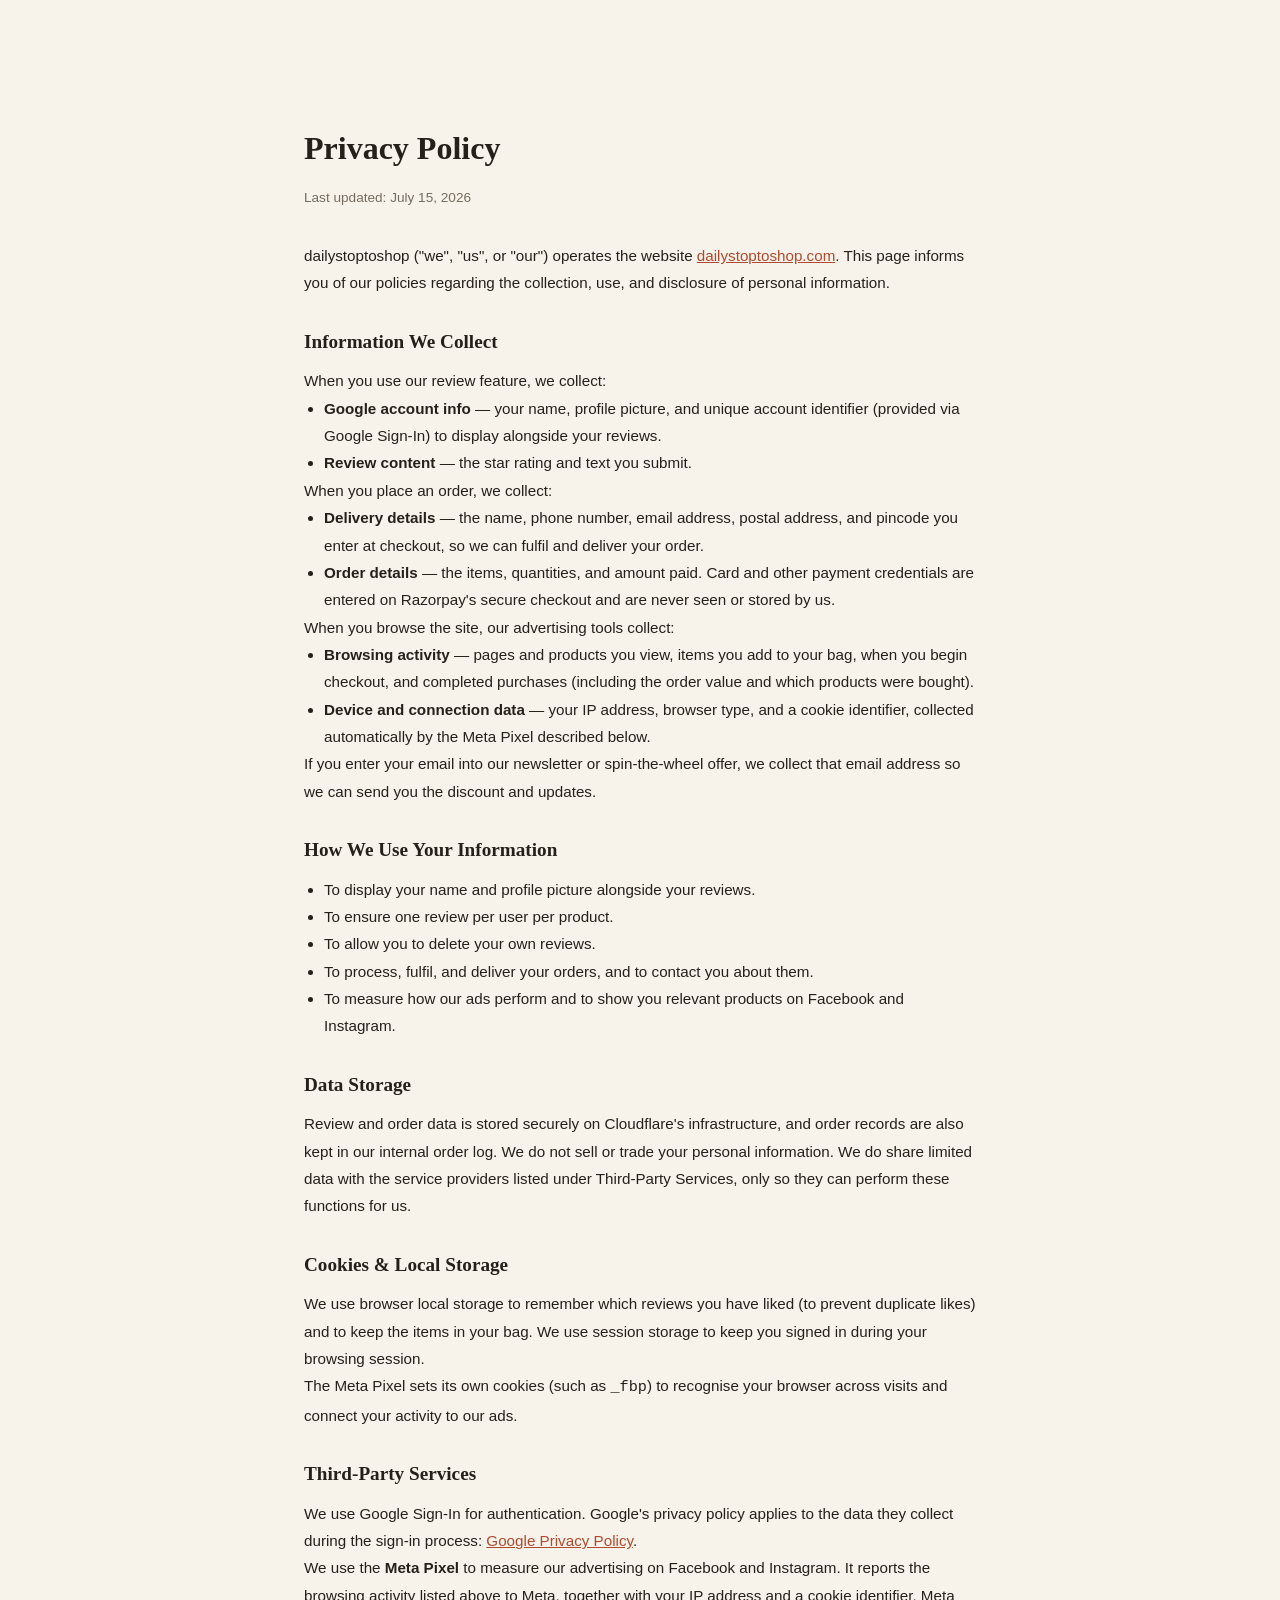
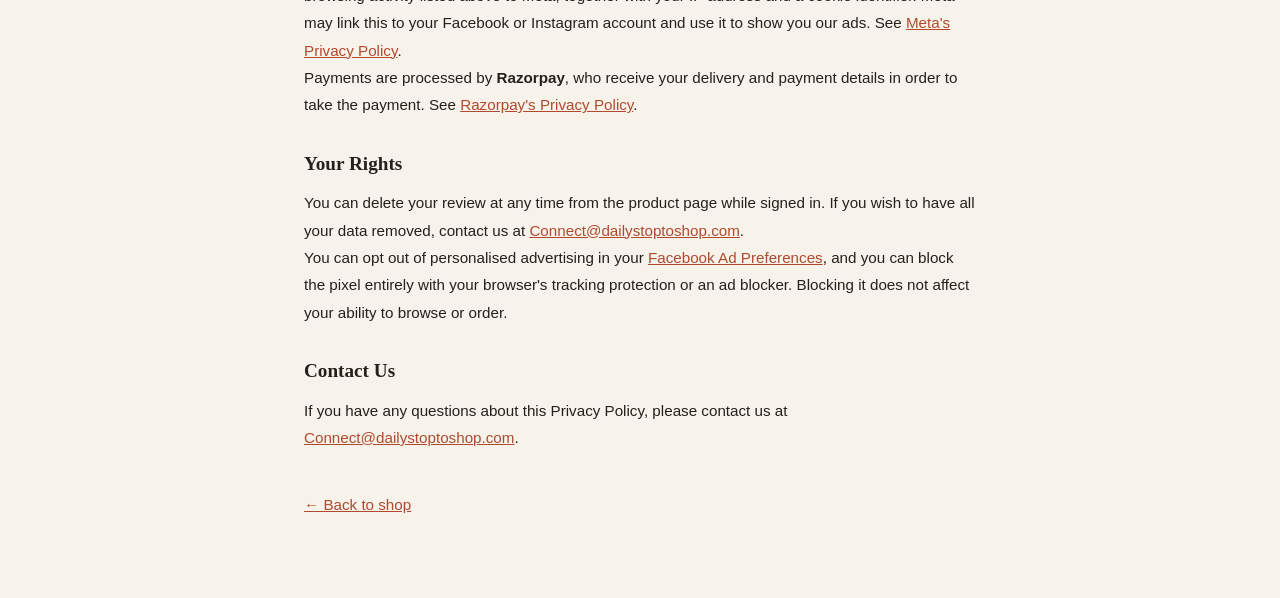
<file: privacy.html>
<!DOCTYPE html>
<html lang="en">
<head>
  <meta charset="UTF-8">
  <meta name="viewport" content="width=device-width, initial-scale=1.0">
  <title>Privacy Policy — dailystoptoshop</title>
  <link rel="stylesheet" href="./style.css">
  <style>
    .privacy-container {
      max-width: 800px; margin: 120px auto 80px; padding: 0 5vw;
      color: var(--ink); line-height: 1.8;
    }
    .privacy-container h1 { font-family: var(--font-display); font-size: 2rem; margin-bottom: 8px; }
    .privacy-container .updated { color: var(--muted); font-size: 0.85rem; margin-bottom: 32px; }
    .privacy-container h2 { font-family: var(--font-display); font-size: 1.2rem; margin-top: 28px; margin-bottom: 8px; }
    .privacy-container p, .privacy-container li { font-size: 0.95rem; color: var(--ink); }
    .privacy-container ul { padding-left: 20px; }
    .privacy-container a { color: var(--accent); }
  </style>
</head>
<body>
  <div class="privacy-container">
    <h1>Privacy Policy</h1>
    <p class="updated">Last updated: July 15, 2026</p>

    <p>dailystoptoshop ("we", "us", or "our") operates the website <a href="https://dailystoptoshop.com">dailystoptoshop.com</a>. This page informs you of our policies regarding the collection, use, and disclosure of personal information.</p>

    <h2>Information We Collect</h2>
    <p>When you use our review feature, we collect:</p>
    <ul>
      <li><strong>Google account info</strong> — your name, profile picture, and unique account identifier (provided via Google Sign-In) to display alongside your reviews.</li>
      <li><strong>Review content</strong> — the star rating and text you submit.</li>
    </ul>
    <p>When you place an order, we collect:</p>
    <ul>
      <li><strong>Delivery details</strong> — the name, phone number, email address, postal address, and pincode you enter at checkout, so we can fulfil and deliver your order.</li>
      <li><strong>Order details</strong> — the items, quantities, and amount paid. Card and other payment credentials are entered on Razorpay's secure checkout and are never seen or stored by us.</li>
    </ul>
    <p>When you browse the site, our advertising tools collect:</p>
    <ul>
      <li><strong>Browsing activity</strong> — pages and products you view, items you add to your bag, when you begin checkout, and completed purchases (including the order value and which products were bought).</li>
      <li><strong>Device and connection data</strong> — your IP address, browser type, and a cookie identifier, collected automatically by the Meta Pixel described below.</li>
    </ul>
    <p>If you enter your email into our newsletter or spin-the-wheel offer, we collect that email address so we can send you the discount and updates.</p>

    <h2>How We Use Your Information</h2>
    <ul>
      <li>To display your name and profile picture alongside your reviews.</li>
      <li>To ensure one review per user per product.</li>
      <li>To allow you to delete your own reviews.</li>
      <li>To process, fulfil, and deliver your orders, and to contact you about them.</li>
      <li>To measure how our ads perform and to show you relevant products on Facebook and Instagram.</li>
    </ul>

    <h2>Data Storage</h2>
    <p>Review and order data is stored securely on Cloudflare's infrastructure, and order records are also kept in our internal order log. We do not sell or trade your personal information. We do share limited data with the service providers listed under Third-Party Services, only so they can perform these functions for us.</p>

    <h2>Cookies &amp; Local Storage</h2>
    <p>We use browser local storage to remember which reviews you have liked (to prevent duplicate likes) and to keep the items in your bag. We use session storage to keep you signed in during your browsing session.</p>
    <p>The Meta Pixel sets its own cookies (such as <code>_fbp</code>) to recognise your browser across visits and connect your activity to our ads.</p>

    <h2>Third-Party Services</h2>
    <p>We use Google Sign-In for authentication. Google's privacy policy applies to the data they collect during the sign-in process: <a href="https://policies.google.com/privacy" target="_blank" rel="noopener">Google Privacy Policy</a>.</p>
    <p>We use the <strong>Meta Pixel</strong> to measure our advertising on Facebook and Instagram. It reports the browsing activity listed above to Meta, together with your IP address and a cookie identifier. Meta may link this to your Facebook or Instagram account and use it to show you our ads. See <a href="https://www.facebook.com/privacy/policy/" target="_blank" rel="noopener">Meta's Privacy Policy</a>.</p>
    <p>Payments are processed by <strong>Razorpay</strong>, who receive your delivery and payment details in order to take the payment. See <a href="https://razorpay.com/privacy/" target="_blank" rel="noopener">Razorpay's Privacy Policy</a>.</p>

    <h2>Your Rights</h2>
    <p>You can delete your review at any time from the product page while signed in. If you wish to have all your data removed, contact us at <a href="mailto:Connect@dailystoptoshop.com">Connect@dailystoptoshop.com</a>.</p>
    <p>You can opt out of personalised advertising in your <a href="https://www.facebook.com/settings?tab=ads" target="_blank" rel="noopener">Facebook Ad Preferences</a>, and you can block the pixel entirely with your browser's tracking protection or an ad blocker. Blocking it does not affect your ability to browse or order.</p>

    <h2>Contact Us</h2>
    <p>If you have any questions about this Privacy Policy, please contact us at <a href="mailto:Connect@dailystoptoshop.com">Connect@dailystoptoshop.com</a>.</p>

    <p style="margin-top: 40px;"><a href="./">← Back to shop</a></p>
  </div>
</body>
</html>
</file>
<file: style.css>
/* ╔══════════════════════════════════════════════╗
   ║  dailystoptoshop — Warm Editorial Stylesheet                  ║
   ║  Paper & terracotta system · flat color · no gradients        ║
   ╚══════════════════════════════════════════════╝ */

/* ─── 1. TOKENS & BASE ─── */
:root {
  --bg: #F7F3EB;                           /* warm paper */
  --surface: #FFFFFF;
  --surface-2: #EFE8DA;                    /* deeper paper (image wells) */
  --ink: #26201A;                          /* espresso */
  --muted: #756C5F;                        /* warm grey */
  --accent: #B04A2F;                       /* terracotta — CTAs */
  --accent-2: #5E6E52;                     /* olive — supporting notes */
  --accent-3: #8F3E20;                     /* deep clay — text accents & links */
  --accent-hover: #963E26;                 /* pressed/hover terracotta */
  --on-accent: #FFF8F0;                    /* warm white on terracotta */
  --gold: #D9972B;                         /* honey gold — star ratings only */
  --border: #E6DDCB;
  --shadow-sm: 0 2px 10px rgba(62, 50, 35, 0.07);
  --shadow-md: 0 12px 32px rgba(62, 50, 35, 0.11);
  --shadow-lg: 0 24px 60px rgba(62, 50, 35, 0.16);
  --glow-accent: rgba(139, 74, 50, 0.30);  /* warm CTA shadow */
  --focus-ring: rgba(176, 74, 47, 0.18);   /* clay focus ring on inputs */
  --radius: 24px;
  --radius-sm: 14px;
  --font-display: 'Fraunces', Georgia, serif;
  --font-body: 'Outfit', 'Segoe UI', sans-serif;
  --success: #2F7D57;
  --nav-h: 72px;
  --announcement-h: 50px;
  --ease-pop: cubic-bezier(0.34, 1.56, 0.64, 1);
  --ease-out: cubic-bezier(0.22, 0.61, 0.36, 1);
}

* { margin: 0; padding: 0; box-sizing: border-box; }

html {
  scroll-behavior: smooth;
  overflow-x: hidden;
  max-width: 100%;
}



body {
  font-family: var(--font-body);
  font-weight: 400;
  background: var(--bg);
  color: var(--ink);
  line-height: 1.6;
  overflow-x: hidden;
  -webkit-font-smoothing: antialiased;
}

img { max-width: 100%; display: block; }
button { font-family: inherit; cursor: pointer; }
input, textarea { font-family: inherit; }
a { color: inherit; }

::selection { background: var(--accent); color: var(--on-accent); }

::-webkit-scrollbar { width: 10px; }
::-webkit-scrollbar-track { background: var(--bg); }
::-webkit-scrollbar-thumb { background: var(--muted); border-radius: 8px; }
::-webkit-scrollbar-thumb:hover { background: var(--accent); }

section { padding: 96px 6vw; max-width: 1280px; margin: 0 auto; }

/* ─── 2. SCROLL PROGRESS ─── */
#scroll-progress {
  position: fixed; top: 0; left: 0; right: 0; height: 4px;
  background: var(--accent);
  transform: scaleX(0); transform-origin: 0 50%;
  z-index: 1300; border-radius: 0 4px 4px 0;
}

.announcement-bar {
  position: absolute;
  top: var(--nav-h);
  left: 0;
  right: 0;
  height: var(--announcement-h);
  background: var(--ink);
  color: #F7F3EB;
  display: flex;
  align-items: center;
  justify-content: center;
  z-index: 1000;
  border-bottom: 2px solid var(--ink);
  font-family: 'Fredoka', 'Outfit', sans-serif;
  font-weight: 700;
  letter-spacing: 0.05em;
  overflow: hidden;
  box-shadow: 0 2px 8px rgba(38, 32, 26, 0.15);
}

.announcement-marquee {
  display: flex;
  overflow: hidden;
  user-select: none;
  width: 100%;
}

.marquee-track {
  display: flex;
  width: max-content;
  animation: marquee-scroll-bar 22s linear infinite;
  will-change: transform;
}

.announcement-marquee:hover .marquee-track {
  animation-play-state: paused;
}

.marquee-group {
  display: flex;
  align-items: center;
  gap: 60px;
  padding-right: 60px;
}

.marquee-group span {
  white-space: nowrap;
  font-size: 1.25rem;
  display: inline-flex;
  align-items: center;
}

.marquee-group .separator {
  opacity: 0.6;
  font-size: 1.1rem;
}

.marquee-group .clickable {
  cursor: pointer;
  transition: transform 0.2s var(--ease-pop);
}

.marquee-group .clickable:hover {
  transform: scale(1.04);
  text-decoration: underline;
}

@keyframes marquee-scroll-bar {
  0% { transform: translate3d(0, 0, 0); }
  100% { transform: translate3d(-50%, 0, 0); }
}

@media (max-width: 768px) {
  :root {
    --announcement-h: 40px;
  }
  .marquee-group span {
    font-size: 0.95rem;
  }
  .marquee-group .separator {
    font-size: 0.8rem;
  }
  .marquee-group {
    gap: 30px;
    padding-right: 30px;
  }
}

/* ─── 3. NAVIGATION ─── */
#navbar {
  position: fixed; top: 0; left: 0; right: 0; z-index: 1100;
  height: var(--nav-h);
  background: rgba(247, 243, 235, 0.85);
  -webkit-backdrop-filter: blur(14px); backdrop-filter: blur(14px);
  border-bottom: 1px solid transparent;
  transition: transform 0.35s var(--ease-out), border-color 0.3s, box-shadow 0.3s;
}
#navbar.nav-scrolled { border-bottom-color: var(--border); box-shadow: var(--shadow-sm); }
#navbar.nav-hidden { transform: translateY(-100%); }

.nav-container {
  max-width: 1280px; height: 100%; margin: 0 auto; padding: 0 6vw;
  display: flex; align-items: center; justify-content: space-between; gap: 16px;
}

.nav-logo-link { display: flex; align-items: center; gap: 10px; text-decoration: none; }
.nav-logo { width: 40px; height: 40px; border-radius: 12px; overflow: hidden; box-shadow: var(--shadow-sm); transition: transform 0.3s var(--ease-pop); }
.nav-logo img { width: 100%; height: 100%; object-fit: cover; }
.nav-logo-link:hover .nav-logo { transform: rotate(-8deg) scale(1.08); }

.nav-brand { font-family: var(--font-display); font-weight: 700; font-size: 1.15rem; letter-spacing: -0.01em; }
.brand-highlight { color: var(--accent); }

#nav-links { display: flex; align-items: center; gap: 6px; list-style: none; }
.nav-link {
  position: relative; display: inline-block;
  padding: 8px 14px; text-decoration: none;
  font-weight: 500; font-size: 0.95rem; color: var(--ink);
  border-radius: 999px;
  transition: color 0.25s, background 0.25s, transform 0.25s var(--ease-pop);
}
.nav-link:hover { background: var(--surface-2); transform: translateY(-2px); }
.nav-link.active { color: var(--ink); background: var(--accent); }

.nav-actions { display: flex; align-items: center; gap: 10px; }

#cart-btn {
  position: relative; display: grid; place-items: center;
  width: 44px; height: 44px; border: 1px solid var(--border); border-radius: 14px;
  background: var(--surface); color: var(--ink);
  transition: transform 0.25s var(--ease-pop), box-shadow 0.25s, border-color 0.25s;
}
#cart-btn:hover { transform: translateY(-2px) scale(1.05); box-shadow: var(--shadow-md); border-color: var(--accent); }
#cart-btn:active { transform: scale(0.94); }
#cart-btn svg { width: 20px; height: 20px; }

#cart-count {
  position: absolute; top: -7px; right: -7px;
  min-width: 20px; height: 20px; padding: 0 5px;
  display: grid; place-items: center;
  background: var(--accent); color: var(--on-accent);
  font-size: 0.7rem; font-weight: 700; border-radius: 999px;
  opacity: 0.4; transform: scale(0.85);
  transition: opacity 0.25s, transform 0.25s var(--ease-pop);
}
#cart-count.has-items { opacity: 1; transform: scale(1); }
#cart-count.bounce { animation: badge-bounce 0.5s var(--ease-pop); }
@keyframes badge-bounce { 0% { transform: scale(1); } 40% { transform: scale(1.5) rotate(8deg); } 100% { transform: scale(1); } }

#hamburger { display: none; flex-direction: column; gap: 5px; width: 44px; height: 44px; border: 1px solid var(--border); border-radius: 14px; background: var(--surface); align-items: center; justify-content: center; }
#hamburger span { display: block; width: 18px; height: 2px; background: var(--ink); border-radius: 2px; transition: transform 0.3s var(--ease-pop), opacity 0.2s; }
#hamburger.active span:nth-child(1) { transform: translateY(7px) rotate(45deg); }
#hamburger.active span:nth-child(2) { opacity: 0; }
#hamburger.active span:nth-child(3) { transform: translateY(-7px) rotate(-45deg); }

/* ─── 4. HERO + PARALLAX ─── */
#hero {
  position: relative; min-height: 100vh; max-width: none;
  display: flex; align-items: center; justify-content: center;
  padding: calc(var(--nav-h) + var(--announcement-h) + 12px) 6vw 72px;
  overflow: hidden;
  background: var(--bg);
}

.hero-bg { position: absolute; inset: 0; pointer-events: none; }
.orb { position: absolute; border-radius: 50%; filter: blur(60px); opacity: 0.5; will-change: transform; }
.orb-1 { width: 420px; height: 420px; top: -80px; left: -120px; background: #EFE3C9; }
.orb-2 { width: 360px; height: 360px; bottom: -60px; right: -100px; background: #E4E3D2; }
.orb-3 { width: 260px; height: 260px; top: 38%; left: 46%; background: #F0E8D6; }

/* Cute parallax emoji cloud — depth varies via size, opacity & data-depth */
.float-emoji { position: absolute; will-change: transform; }
.float-inner { display: inline-block; animation: floaty 5.5s ease-in-out infinite; filter: drop-shadow(0 8px 14px rgba(43,32,36,0.12)); }
.fe-1  { top: 18%; left: 6%;      font-size: 2.6rem; }
.fe-2  { top: 12%; right: 10%;    font-size: 2.2rem; }
.fe-3  { bottom: 20%; left: 12%;  font-size: 2.8rem; }
.fe-4  { bottom: 14%; right: 18%; font-size: 2rem; }
.fe-5  { top: 34%; left: 16%;     font-size: 1.7rem; opacity: 0.85; }
.fe-6  { top: 24%; right: 22%;    font-size: 2.4rem; }
.fe-7  { top: 58%; left: 4%;      font-size: 1.6rem; opacity: 0.8; }
.fe-8  { bottom: 30%; right: 6%;  font-size: 2.1rem; }
.fe-9  { top: 44%; right: 14%;    font-size: 1.5rem; opacity: 0.85; }
.fe-10 { bottom: 8%; left: 28%;   font-size: 1.8rem; }
.fe-11 { top: 70%; right: 28%;    font-size: 2.3rem; }
.fe-12 { top: 8%; left: 24%;      font-size: 1.5rem; opacity: 0.85; }
.fe-13 { top: 50%; left: 30%;     font-size: 1.4rem; opacity: 0.7; }
.fe-14 { top: 16%; right: 34%;    font-size: 1.4rem; opacity: 0.8; }
.fe-15 { bottom: 36%; left: 22%;  font-size: 1.3rem; opacity: 0.75; }
.fe-16 { bottom: 10%; right: 36%; font-size: 1.5rem; opacity: 0.8; }
.fe-17 { top: 80%; left: 10%;     font-size: 1.7rem; }
.fe-18 { top: 36%; right: 4%;     font-size: 1.5rem; opacity: 0.75; }
.fe-1 .float-inner  { animation-delay: 0s;    animation-duration: 5.2s; }
.fe-2 .float-inner  { animation-delay: 1.1s;  animation-duration: 6.3s; }
.fe-3 .float-inner  { animation-delay: 2.2s;  animation-duration: 5.6s; }
.fe-4 .float-inner  { animation-delay: 0.6s;  animation-duration: 6.8s; }
.fe-5 .float-inner  { animation-delay: 1.7s;  animation-duration: 5.9s; }
.fe-6 .float-inner  { animation-delay: 0.3s;  animation-duration: 6.5s; }
.fe-7 .float-inner  { animation-delay: 2.6s;  animation-duration: 5.4s; }
.fe-8 .float-inner  { animation-delay: 0.9s;  animation-duration: 6.1s; }
.fe-9 .float-inner  { animation-delay: 1.4s;  animation-duration: 5.7s; }
.fe-10 .float-inner { animation-delay: 2s;    animation-duration: 6.6s; }
.fe-11 .float-inner { animation-delay: 0.4s;  animation-duration: 5.3s; }
.fe-12 .float-inner { animation-delay: 1.9s;  animation-duration: 6.2s; }
.fe-13 .float-inner { animation-delay: 2.4s;  animation-duration: 5.8s; }
.fe-14 .float-inner { animation-delay: 0.7s;  animation-duration: 6.4s; }
.fe-15 .float-inner { animation-delay: 1.5s;  animation-duration: 5.5s; }
.fe-16 .float-inner { animation-delay: 2.8s;  animation-duration: 6s; }
.fe-17 .float-inner { animation-delay: 1s;    animation-duration: 6.7s; }
.fe-18 .float-inner { animation-delay: 2.3s;  animation-duration: 5.1s; }
@keyframes floaty { 0%, 100% { transform: translateY(0) rotate(-4deg); } 50% { transform: translateY(-18px) rotate(6deg); } }

.hero-content {
  position: relative; z-index: 1;
  width: 100%; max-width: 880px; margin: 0 auto;
  text-align: center;
}

.hero-text { display: flex; flex-direction: column; align-items: center; }
.hero-text > * { animation: hero-rise 0.8s var(--ease-out) both; }
.hero-text > *:nth-child(1) { animation-delay: 0.05s; }
.hero-text > *:nth-child(2) { animation-delay: 0.15s; }
.hero-text > *:nth-child(3) { animation-delay: 0.25s; }
.hero-text > *:nth-child(4) { animation-delay: 0.35s; }
.hero-text > *:nth-child(5) { animation-delay: 0.45s; }
.hero-text > *:nth-child(6) { animation-delay: 0.55s; }
@keyframes hero-rise { from { opacity: 0; transform: translateY(26px); } to { opacity: 1; transform: none; } }

.hero-badge {
  display: inline-flex; align-items: center; gap: 8px;
  font-size: 0.82rem; font-weight: 700; letter-spacing: 0.06em;
  color: var(--ink); background: var(--accent); border: 1px solid var(--ink);
  padding: 8px 18px; border-radius: 999px; margin-bottom: 22px;
  box-shadow: var(--shadow-sm);
}

.hero-title {
  font-family: var(--font-display);
  font-size: clamp(2.8rem, 7.5vw, 5.4rem);
  font-weight: 700; line-height: 1.04; letter-spacing: -0.02em;
  font-variation-settings: 'opsz' 144;
  color: var(--ink);
  margin-bottom: 22px;
}
.gradient-text { color: var(--accent); font-style: italic; }

.hero-actions { display: flex; flex-wrap: wrap; justify-content: center; gap: 14px; }

.hero-scroll-hint {
  margin-top: 44px;
  display: inline-flex; flex-direction: column; align-items: center; gap: 2px;
  font-size: 0.78rem; font-weight: 600; letter-spacing: 0.18em; text-transform: uppercase;
  color: var(--muted); text-decoration: none;
  transition: color 0.25s;
}
.hero-scroll-hint:hover { color: var(--accent-3); }
.scroll-arrow { font-size: 1.3rem; line-height: 1; animation: hint-bob 1.8s ease-in-out infinite; }
@keyframes hint-bob { 0%, 100% { transform: translateY(0); } 50% { transform: translateY(6px); } }

.hero-tagline { font-size: 1.15rem; color: var(--muted); margin-bottom: 32px; min-height: 1.6em; max-width: 560px; }
.typing-text { color: var(--accent-3); font-weight: 700; }
.typing-text::after { content: '|'; margin-left: 2px; animation: caret-blink 1s steps(1) infinite; color: var(--accent-2); }
@keyframes caret-blink { 50% { opacity: 0; } }

.btn-primary {
  position: relative; display: inline-flex; align-items: center; gap: 10px;
  padding: 16px 32px; border: none; border-radius: 999px;
  background: var(--accent);
  color: var(--on-accent); font-weight: 700; font-size: 0.95rem; letter-spacing: 0.08em;
  text-decoration: none; overflow: hidden;
  box-shadow: 0 12px 28px var(--glow-accent);
  transition: transform 0.25s var(--ease-pop), box-shadow 0.25s, background 0.3s;
}
.btn-primary:hover { transform: translateY(-3px) scale(1.02); background: var(--accent-hover); box-shadow: 0 18px 42px var(--glow-accent); }
.btn-primary:active { transform: scale(0.97); }
.btn-primary svg { width: 18px; height: 18px; transition: transform 0.25s var(--ease-pop); }
.btn-primary:hover svg { transform: translateX(4px); }

.hero-perks { display: flex; flex-wrap: wrap; gap: 10px; margin-top: 28px; }
.perk-chip {
  font-size: 0.8rem; font-weight: 600; color: var(--ink);
  background: var(--surface); border: 1px solid var(--border);
  padding: 8px 14px; border-radius: 999px; box-shadow: var(--shadow-sm);
  transition: transform 0.25s var(--ease-pop), border-color 0.25s;
}
.perk-chip:hover { transform: translateY(-2px) rotate(-1deg); border-color: var(--accent); }

/* ─── 5. SECTION HEADERS & SCROLL REVEALS ─── */
.section-header { text-align: center; margin-bottom: 56px; }
.section-subtitle { font-size: 0.78rem; font-weight: 700; letter-spacing: 0.22em; color: var(--accent-3); margin-bottom: 10px; }
.section-title {
  font-family: var(--font-display);
  font-size: clamp(2rem, 4.5vw, 3rem); font-weight: 600; letter-spacing: -0.02em;
  font-variation-settings: 'opsz' 144, 'wght' 600;
  transition: font-variation-settings 0.5s ease, letter-spacing 0.5s ease;
}
.section-title:hover { font-variation-settings: 'opsz' 144, 'wght' 800; letter-spacing: 0.01em; }

.fade-in, .fade-in-left, .fade-in-right {
  opacity: 0; transition: opacity 0.7s var(--ease-out), transform 0.7s var(--ease-out);
}
.fade-in { transform: translateY(28px); }
.fade-in-left { transform: translateX(-36px); }
.fade-in-right { transform: translateX(36px); }
.fade-in.visible, .fade-in-left.visible, .fade-in-right.visible { opacity: 1; transform: none; }

/* ─── 6. PRODUCT GRID & CARDS ─── */
#products-grid {
  display: grid; grid-template-columns: repeat(auto-fill, minmax(300px, 1fr)); gap: 32px;
}

.product-card {
  display: flex; flex-direction: column;
  background: var(--surface); border: 1px solid var(--border); border-radius: var(--radius);
  overflow: hidden; box-shadow: var(--shadow-sm);
  transition: transform 0.35s var(--ease-pop), box-shadow 0.35s, border-color 0.35s;
}
.product-card:hover { transform: translateY(-8px); box-shadow: var(--shadow-lg); border-color: var(--accent); }

.product-image-wrapper { position: relative; overflow: hidden; aspect-ratio: 1; background: var(--surface-2); }
.slider-track { display: flex; height: 100%; transition: transform 0.45s var(--ease-out); }
.slide { min-width: 100%; height: 100%; }
.slide img { width: 100%; height: 100%; object-fit: cover; cursor: zoom-in; backface-visibility: hidden; }

.slide-video .video-frame { position: relative; width: 100%; height: 100%; }
.video-frame iframe, .video-frame .yt-player { width: 100%; height: 100%; border: 0; }
.video-shield { position: absolute; inset: 0; }

.slider-arrow {
  position: absolute; top: 50%; transform: translateY(-50%);
  width: 36px; height: 36px; border: none; border-radius: 50%;
  background: rgba(255, 255, 255, 0.92); color: var(--ink);
  font-size: 1.3rem; line-height: 1; display: grid; place-items: center;
  box-shadow: var(--shadow-sm); opacity: 0; z-index: 2;
  transition: opacity 0.25s, transform 0.25s var(--ease-pop), background 0.25s;
}
.product-slider:hover .slider-arrow { opacity: 1; }
.slider-arrow:hover { background: var(--accent); color: var(--on-accent); transform: translateY(-50%) scale(1.12); }
.slider-prev { left: 10px; } .slider-next { right: 10px; }

.slider-dots { position: absolute; bottom: 12px; left: 50%; transform: translateX(-50%); display: flex; gap: 6px; z-index: 2; }
.slider-dot {
  width: 8px; height: 8px; border: none; border-radius: 999px;
  background: rgba(43, 32, 36, 0.25); padding: 0;
  transition: width 0.3s var(--ease-pop), background 0.3s;
}
.slider-dot.active { width: 22px; background: var(--accent); }

.product-badge {
  position: absolute; top: 14px; left: 14px; z-index: 2;
  background: rgba(255, 255, 255, 0.94); border: 1px solid var(--border);
  font-size: 0.72rem; font-weight: 700; letter-spacing: 0.04em;
  padding: 6px 12px; border-radius: 999px; box-shadow: var(--shadow-sm);
  animation: badge-wiggle 4s ease-in-out infinite;
}
@keyframes badge-wiggle { 0%, 90%, 100% { transform: rotate(0); } 93% { transform: rotate(-3deg); } 96% { transform: rotate(3deg); } }

.product-info { display: flex; flex-direction: column; flex: 1; padding: 22px 22px 24px; }
.product-info h3 { font-family: var(--font-display); font-size: 1.18rem; font-weight: 600; line-height: 1.3; margin-bottom: 6px; }
.product-title-link { text-decoration: none; background-image: linear-gradient(var(--accent), var(--accent)); background-size: 0% 2px; background-repeat: no-repeat; background-position: 0 100%; transition: background-size 0.3s var(--ease-out), color 0.25s; }
.product-title-link:hover { color: var(--accent-3); background-size: 100% 2px; }
.product-info > p { font-size: 0.9rem; color: var(--muted); margin-bottom: 12px; }

.product-features { list-style: none; margin-bottom: 16px; display: grid; gap: 6px; }
.feature-item { font-size: 0.84rem; color: var(--ink); padding-left: 20px; position: relative; }
.feature-item::before { content: '✦'; position: absolute; left: 0; color: var(--accent-2); }

.product-pricing { display: flex; align-items: baseline; gap: 10px; margin: auto 0 14px; }
.price { font-family: var(--font-display); font-size: 1.5rem; font-weight: 700; color: var(--ink); }
.original-price { font-size: 0.95rem; color: var(--muted); text-decoration: line-through; }

.add-to-cart-btn {
  position: relative; width: 100%; padding: 14px;
  border: none; border-radius: 999px; overflow: hidden;
  background: var(--ink); color: #fff;
  font-weight: 700; font-size: 0.88rem; letter-spacing: 0.1em;
  transition: transform 0.25s var(--ease-pop), background 0.3s, box-shadow 0.25s;
}
.add-to-cart-btn::after {
  content: ''; position: absolute; top: 0; left: -60%; width: 40%; height: 100%;
  background: linear-gradient(105deg, transparent, rgba(255, 255, 255, 0.35), transparent);
  transform: skewX(-20deg); transition: left 0.55s var(--ease-out);
}
.add-to-cart-btn:hover { transform: translateY(-2px); background: var(--gold); color: var(--ink); box-shadow: 0 12px 26px rgba(217, 151, 43, 0.38); }
.add-to-cart-btn:hover::after { left: 120%; }
.add-to-cart-btn:active { transform: scale(0.97); }
.add-to-cart-btn.added { background: var(--success); animation: btn-pop 0.45s var(--ease-pop); }
@keyframes btn-pop { 0% { transform: scale(1); } 45% { transform: scale(1.06); } 100% { transform: scale(1); } }
.add-to-cart-btn:disabled { background: #CCC3B3; cursor: not-allowed; transform: none; box-shadow: none; }

.urgency-text { font-size: 0.78rem; color: var(--accent-2); font-weight: 600; text-align: center; margin-top: 10px; }

.details-link {
  display: inline-flex; align-items: center; justify-content: center; gap: 6px;
  margin-top: 10px; font-size: 0.85rem; font-weight: 600; color: var(--accent-3);
  text-decoration: none;
}
.details-link span { transition: transform 0.25s var(--ease-pop); }
.details-link:hover span { transform: translateX(5px); }

/* ─── 7. REVIEWS MARQUEE ─── */
#reviews { max-width: none; padding-left: 0; padding-right: 0; }
#reviews .section-header { padding: 0 6vw; }

.marquee {
  overflow: hidden; padding: 14px 0;
  -webkit-mask-image: linear-gradient(90deg, transparent, #000 8%, #000 92%, transparent);
  mask-image: linear-gradient(90deg, transparent, #000 8%, #000 92%, transparent);
}
.marquee-track { display: flex; width: max-content; animation: marquee-scroll 46s linear infinite; will-change: transform; }
.marquee-track.reverse { animation-direction: reverse; }
.marquee:hover .marquee-track { animation-play-state: paused; }
@keyframes marquee-scroll { to { transform: translateX(-50%); } }

.review-card {
  width: 340px; margin-right: 22px; flex-shrink: 0;
  background: var(--surface); border: 1px solid var(--border); border-radius: var(--radius);
  padding: 22px 24px; box-shadow: var(--shadow-sm);
  transition: transform 0.3s var(--ease-pop), box-shadow 0.3s, border-color 0.3s;
}
.review-card:hover { transform: translateY(-5px) rotate(-0.5deg); box-shadow: var(--shadow-md); border-color: var(--accent); }

.review-stars { color: var(--gold); font-size: 0.95rem; letter-spacing: 2px; margin-bottom: 10px; }
.review-text { font-size: 0.92rem; color: var(--ink); margin-bottom: 16px; }
.review-author { display: flex; align-items: center; gap: 12px; }
.review-avatar {
  width: 42px; height: 42px; border-radius: 50%; display: grid; place-items: center;
  font-size: 1.2rem; background: var(--surface-2); border: 1px solid var(--border);
}
.review-meta strong { display: block; font-size: 0.88rem; }
.review-meta span { font-size: 0.76rem; color: var(--muted); }

/* ─── 8. ABOUT & STATS ─── */
.about-content { display: grid; grid-template-columns: 1.2fr 1fr; gap: 48px; align-items: center; }
.about-text .lead { font-family: var(--font-display); font-size: 1.35rem; font-weight: 500; line-height: 1.45; margin-bottom: 18px; }
.about-text p { color: var(--muted); margin-bottom: 14px; }

.stats-grid { display: grid; gap: 18px; }
.stat-item {
  background: var(--surface); border: 1px solid var(--border); border-radius: var(--radius);
  padding: 24px 28px; text-align: center; box-shadow: var(--shadow-sm);
  transition: transform 0.3s var(--ease-pop), box-shadow 0.3s;
}
.stat-item:hover { transform: translateY(-4px) scale(1.02); box-shadow: var(--shadow-md); }
.stat-number {
  font-family: var(--font-display); font-size: 2.4rem; font-weight: 700;
  color: var(--accent);
}
.stat-label { font-size: 0.85rem; font-weight: 600; color: var(--muted); letter-spacing: 0.06em; text-transform: uppercase; }

/* ─── 9. FAQ ─── */
.faq-container { max-width: 760px; margin: 0 auto; display: grid; gap: 14px; }
.faq-item {
  background: var(--surface); border: 1px solid var(--border); border-radius: var(--radius-sm);
  overflow: hidden; transition: border-color 0.3s, box-shadow 0.3s;
}
.faq-item.active { border-color: var(--accent); box-shadow: var(--shadow-sm); }
.faq-question {
  position: relative; width: 100%; text-align: left;
  padding: 18px 52px 18px 22px; border: none; background: none;
  font-size: 1rem; font-weight: 600; color: var(--ink);
  transition: color 0.25s;
}
.faq-question::after {
  content: '+'; position: absolute; right: 20px; top: 50%;
  transform: translateY(-50%);
  font-size: 1.4rem; font-weight: 400; color: var(--accent-3);
  transition: transform 0.35s var(--ease-pop);
}
.faq-item.active .faq-question { color: var(--accent-3); }
.faq-item.active .faq-question::after { transform: translateY(-50%) rotate(45deg); }
.faq-answer { max-height: 0; overflow: hidden; transition: max-height 0.4s var(--ease-out); }
.faq-item.active .faq-answer { max-height: 320px; }
.faq-answer p { padding: 0 22px 20px; color: var(--muted); font-size: 0.95rem; }

/* ─── 10. FOOTER ─── */
footer { background: #221C15; color: #EFE9DC; margin-top: 40px; }
.footer-grid {
  max-width: 1280px; margin: 0 auto; padding: 72px 6vw 48px;
  display: grid; grid-template-columns: 1.4fr 1fr 1fr 1.3fr; gap: 40px;
}
.footer-logo { display: flex; align-items: center; gap: 10px; margin-bottom: 16px; }
.footer-brand-col p { font-size: 0.9rem; color: rgba(239, 233, 220, 0.72); }
.footer-col h4 { font-family: var(--font-display); font-size: 1rem; margin-bottom: 16px; color: #fff; }
.footer-col a {
  display: block; margin-bottom: 10px; text-decoration: none;
  font-size: 0.9rem; color: rgba(239, 233, 220, 0.72);
  transition: color 0.25s, transform 0.25s var(--ease-pop);
}
.footer-col a:hover { color: var(--accent-2); transform: translateX(4px); }
.footer-col p { font-size: 0.88rem; color: rgba(239, 233, 220, 0.72); margin-bottom: 14px; }
.social-links { display: flex; gap: 12px; margin-top: 16px; }
.footer-col .social-links a {
  width: 38px; height: 38px; border-radius: 12px;
  background: rgba(255,255,255,0.08);
  display: flex; align-items: center; justify-content: center;
  margin-bottom: 0; transition: all 0.3s ease;
}
.social-links a svg { width: 20px; height: 20px; }
.footer-col .social-links a.social-ig { color: #E1306C; }
.footer-col .social-links a.social-fb { color: #1877F2; }
.footer-col .social-links a.social-wa { color: #25D366; }
.footer-col .social-links a:hover { background: rgba(255,255,255,0.16); transform: translateY(-2px); color: #fff; }

.newsletter-form { display: flex; gap: 8px; }
.newsletter-form input {
  flex: 1; min-width: 0; padding: 12px 16px;
  border: 1px solid rgba(255,255,255,0.16); border-radius: 999px;
  background: rgba(255,255,255,0.06); color: #fff; font-size: 0.9rem;
  transition: border-color 0.25s, background 0.25s;
}
.newsletter-form input::placeholder { color: rgba(239, 233, 220, 0.55); }
.newsletter-form input:focus { outline: none; border-color: var(--accent); background: rgba(255,255,255,0.1); }
.newsletter-form button {
  padding: 12px 22px; border: none; border-radius: 999px;
  background: var(--accent); color: var(--on-accent); font-weight: 700; font-size: 0.85rem;
  transition: transform 0.25s var(--ease-pop), box-shadow 0.25s, background 0.3s;
}
.newsletter-form button:hover { transform: translateY(-2px); background: var(--accent-hover); box-shadow: 0 10px 22px var(--glow-accent); }

.footer-bottom {
  max-width: 1280px; margin: 0 auto; padding: 22px 6vw;
  border-top: 1px solid rgba(255,255,255,0.1);
  display: flex; justify-content: space-between; align-items: center; gap: 16px;
  font-size: 0.82rem; color: rgba(239, 233, 220, 0.55);
}
.payment-icons { display: flex; gap: 10px; font-size: 1.1rem; }

/* ─── 11. CART DRAWER ─── */
#cart-overlay, #checkout-overlay {
  position: fixed; inset: 0; z-index: 1100;
  background: rgba(43, 32, 36, 0.45);
  opacity: 0; pointer-events: none; transition: opacity 0.35s;
}
body.cart-open #cart-overlay, body.checkout-open #checkout-overlay { opacity: 1; pointer-events: auto; }

#cart-drawer {
  position: fixed; top: 0; right: 0; bottom: 0; z-index: 1150;
  width: min(420px, 92vw);
  background: var(--bg); box-shadow: var(--shadow-lg);
  display: flex; flex-direction: column;
  transform: translateX(105%); transition: transform 0.45s var(--ease-out);
  border-radius: 24px 0 0 24px;
}
body.cart-open #cart-drawer { transform: translateX(0); }

.cart-header {
  display: flex; align-items: center; justify-content: space-between;
  padding: 22px 24px; border-bottom: 1px solid var(--border);
}
.cart-header h2 { font-family: var(--font-display); font-size: 1.4rem; }
#close-cart {
  width: 40px; height: 40px; display: grid; place-items: center;
  border: 1px solid var(--border); border-radius: 12px; background: var(--surface);
  transition: transform 0.25s var(--ease-pop), border-color 0.25s;
}
#close-cart:hover { transform: rotate(90deg); border-color: var(--accent); }
#close-cart svg { width: 18px; height: 18px; }

#cart-items { flex: 1; overflow-y: auto; padding: 18px 24px; }
.cart-empty { text-align: center; padding: 60px 0; }
.cart-empty-icon { font-size: 3rem; animation: floaty 4s ease-in-out infinite; }
.cart-empty-text { font-family: var(--font-display); font-size: 1.2rem; margin-top: 12px; }
.cart-empty-sub { color: var(--muted); font-size: 0.9rem; }

.cart-item {
  display: grid; grid-template-columns: 68px 1fr auto; gap: 14px; align-items: center;
  background: var(--surface); border: 1px solid var(--border); border-radius: var(--radius-sm);
  padding: 12px; margin-bottom: 12px;
  animation: item-in 0.35s var(--ease-pop) both;
}
@keyframes item-in { from { opacity: 0; transform: translateY(10px) scale(0.97); } to { opacity: 1; transform: none; } }
.cart-item img { width: 68px; height: 68px; object-fit: cover; border-radius: 10px; }
.cart-item-info h4 { font-size: 0.92rem; font-weight: 600; }
.cart-item-info p { font-size: 0.85rem; color: var(--muted); }
.cart-item-actions { display: grid; gap: 6px; justify-items: end; }
.cart-item-qty { display: flex; align-items: center; gap: 10px; }
.qty-btn {
  width: 26px; height: 26px; display: grid; place-items: center;
  border: 1px solid var(--border); border-radius: 8px; background: var(--surface);
  font-size: 1rem; line-height: 1;
  transition: background 0.2s, color 0.2s, transform 0.2s var(--ease-pop);
}
.qty-btn:hover { background: var(--accent); color: var(--on-accent); transform: scale(1.1); }
.cart-item-remove { border: none; background: none; font-size: 0.76rem; color: var(--muted); text-decoration: underline; transition: color 0.2s; }
.cart-item-remove:hover { color: var(--accent-3); }

.cart-footer { padding: 20px 24px 26px; border-top: 1px solid var(--border); background: var(--surface); border-radius: 24px 0 0 0; }
.subtotal-row, .total-row { display: flex; justify-content: space-between; margin-bottom: 8px; font-size: 0.92rem; }
.shipping-row span:last-child { color: var(--success); font-weight: 600; }
.shipping-note { font-size: 0.76rem; color: var(--muted); margin-bottom: 12px; }
.total-row { font-weight: 700; font-size: 1.08rem; padding-top: 10px; border-top: 1px dashed var(--border); }
#checkout-btn {
  width: 100%; margin-top: 14px; padding: 15px;
  border: none; border-radius: 999px;
  background: var(--accent); color: var(--on-accent); font-weight: 700; letter-spacing: 0.1em;
  transition: transform 0.25s var(--ease-pop), box-shadow 0.25s, opacity 0.25s, background 0.3s;
}
#checkout-btn:hover:not(:disabled) { transform: translateY(-2px); background: var(--accent-hover); box-shadow: 0 14px 28px var(--glow-accent); }
#checkout-btn:disabled { opacity: 0.45; cursor: not-allowed; }

/* ─── 12. CHECKOUT MODAL ─── */
#checkout-modal {
  position: fixed; inset: 0; z-index: 1200;
  display: grid; place-items: center; padding: 20px;
  opacity: 0; pointer-events: none;
  transition: opacity 0.3s;
}
body.checkout-open #checkout-modal { opacity: 1; pointer-events: auto; }
.checkout-modal-inner {
  width: min(480px, 100%); max-height: 88vh; overflow-y: auto;
  background: var(--bg); border-radius: var(--radius); box-shadow: var(--shadow-lg);
  padding: 26px 28px 30px;
  transform: translateY(24px) scale(0.96); transition: transform 0.35s var(--ease-pop);
}
body.checkout-open .checkout-modal-inner { transform: none; }
.checkout-modal-header { display: flex; justify-content: space-between; align-items: center; margin-bottom: 18px; }
.checkout-modal-header h2 { font-family: var(--font-display); font-size: 1.35rem; }
#close-checkout {
  width: 38px; height: 38px; border: 1px solid var(--border); border-radius: 12px;
  background: var(--surface); font-size: 1.4rem; line-height: 1;
  transition: transform 0.25s var(--ease-pop), border-color 0.25s;
}
#close-checkout:hover { transform: rotate(90deg); border-color: var(--accent); }

#checkout-form label { display: block; font-size: 0.82rem; font-weight: 600; color: var(--muted); margin-bottom: 14px; }
#checkout-form input, #checkout-form textarea {
  width: 100%; margin-top: 6px; padding: 12px 16px;
  border: 1px solid var(--border); border-radius: var(--radius-sm);
  background: var(--surface); font-size: 0.95rem; color: var(--ink);
  transition: border-color 0.25s, box-shadow 0.25s, transform 0.2s;
  resize: vertical;
}
#checkout-form input:focus, #checkout-form textarea:focus {
  outline: none; border-color: var(--accent);
  box-shadow: 0 0 0 4px var(--focus-ring);
}
.checkout-summary { display: flex; justify-content: space-between; font-size: 0.92rem; margin-bottom: 6px; color: var(--muted); }
.checkout-summary-total { font-weight: 700; font-size: 1.05rem; color: var(--ink); padding-top: 8px; border-top: 1px dashed var(--border); }
#pay-now-btn {
  width: 100%; margin-top: 16px; padding: 15px;
  border: none; border-radius: 999px;
  background: var(--accent); color: var(--on-accent); font-weight: 700; letter-spacing: 0.1em;
  transition: transform 0.25s var(--ease-pop), box-shadow 0.25s, opacity 0.25s, background 0.3s;
}
#pay-now-btn:hover:not(:disabled) { transform: translateY(-2px); background: var(--accent-hover); box-shadow: 0 14px 28px var(--glow-accent); }
#pay-now-btn:disabled { opacity: 0.6; cursor: wait; }

/* ─── 13. IMAGE MODAL ─── */
#modal-overlay {
  position: fixed; inset: 0; z-index: 1250;
  display: grid; place-items: center; padding: 4vw;
  background: rgba(43, 32, 36, 0.85);
  opacity: 0; pointer-events: none; transition: opacity 0.3s;
}
#modal-overlay.active { opacity: 1; pointer-events: auto; }
#modal-image {
  max-width: 92vw; max-height: 86vh; border-radius: var(--radius);
  box-shadow: var(--shadow-lg);
  transform: scale(0.94); transition: transform 0.35s var(--ease-pop);
}
#modal-overlay.active #modal-image { transform: scale(1); }
#close-modal {
  position: absolute; top: 24px; right: 24px;
  width: 44px; height: 44px; display: grid; place-items: center;
  border: none; border-radius: 50%; background: rgba(255,255,255,0.92);
  transition: transform 0.25s var(--ease-pop);
}
#close-modal:hover { transform: rotate(90deg) scale(1.08); }
#close-modal svg { width: 20px; height: 20px; }

/* ─── 14. TOAST ─── */
.toast {
  position: fixed; bottom: 28px; left: 50%; z-index: 1400;
  transform: translate(-50%, calc(100% + 48px));
  opacity: 0; visibility: hidden;
  background: var(--ink); color: #fff;
  padding: 14px 26px; border-radius: 999px;
  font-size: 0.9rem; font-weight: 600;
  box-shadow: var(--shadow-lg);
  transition: transform 0.45s var(--ease-pop), opacity 0.3s, visibility 0s 0.45s;
  max-width: 90vw; text-align: center;
}
.toast.visible {
  transform: translate(-50%, 0);
  opacity: 1; visibility: visible;
  transition: transform 0.45s var(--ease-pop), opacity 0.3s, visibility 0s;
}

/* ─── 15. PRODUCT DETAIL PAGE ─── */
#product-page { max-width: 1280px; margin: 0 auto; padding: calc(var(--nav-h) + var(--announcement-h) + 40px) 6vw 80px; min-height: 70vh; }
.pp-loading { text-align: center; padding: 120px 0; font-family: var(--font-display); font-size: 1.3rem; color: var(--muted); }

.pp-breadcrumb { display: flex; flex-wrap: wrap; gap: 8px; align-items: center; font-size: 0.86rem; color: var(--muted); margin-bottom: 28px; }
.pp-breadcrumb a { text-decoration: none; color: var(--muted); transition: color 0.2s; }
.pp-breadcrumb a:hover { color: var(--accent-3); }

.pp-layout { display: grid; grid-template-columns: 1fr 1fr; gap: 56px; align-items: start; }

.pp-main {
  position: relative; border-radius: var(--radius); overflow: hidden;
  background: var(--surface-2); border: 1px solid var(--border); box-shadow: var(--shadow-md);
  aspect-ratio: 1;
}
.pp-main img { width: 100%; height: 100%; object-fit: cover; cursor: zoom-in; }
.pp-img-pop { animation: pp-pop 0.45s var(--ease-pop); }
@keyframes pp-pop { 0% { opacity: 0.4; transform: scale(0.96); } 100% { opacity: 1; transform: scale(1); } }

.pp-thumbs { display: flex; gap: 12px; margin-top: 16px; flex-wrap: wrap; }
.pp-thumb {
  width: 72px; height: 72px; padding: 0; border-radius: var(--radius-sm); overflow: hidden;
  border: 2px solid var(--border); background: var(--surface);
  transition: border-color 0.25s, transform 0.25s var(--ease-pop), opacity 0.25s;
  opacity: 0.7;
}
.pp-thumb img { width: 100%; height: 100%; object-fit: cover; }
.pp-thumb:hover { transform: translateY(-3px); opacity: 1; }
.pp-thumb.active { border-color: var(--accent); opacity: 1; }

.pp-info .product-badge { position: static; display: inline-block; margin-bottom: 14px; animation: none; }
.pp-title {
  font-family: var(--font-display);
  font-size: clamp(1.7rem, 3.6vw, 2.5rem); font-weight: 700; line-height: 1.15;
  letter-spacing: -0.02em; margin-bottom: 10px;
}
.pp-desc { color: var(--muted); font-size: 1rem; margin-bottom: 20px; }

.pp-pricing { display: flex; align-items: center; gap: 12px; flex-wrap: wrap; margin-bottom: 22px; }
.pp-pricing .price { font-size: 2rem; }
.save-chip {
  background: #E9F1E8; color: var(--success); border: 1px solid #C9DCC9;
  font-size: 0.78rem; font-weight: 700; padding: 5px 12px; border-radius: 999px;
}

.pp-product-rating { margin-bottom: 16px; }
.pp-product-rating-link {
  display: inline-flex; align-items: center; gap: 8px;
  text-decoration: none; color: var(--ink);
  transition: opacity 0.2s;
}
.pp-product-rating-link:hover { opacity: 0.75; }
.pp-product-rating-stars {
  font-size: 1.25rem; color: var(--accent); letter-spacing: 1px;
}
.pp-product-rating-score {
  font-family: var(--font-display); font-weight: 700; font-size: 1rem;
  color: var(--ink);
}
.pp-product-rating-count {
  font-size: 0.88rem; color: var(--muted);
}

.pp-add { max-width: 380px; padding: 16px; font-size: 0.95rem; }
.pp-info .urgency-text { text-align: left; }

.pp-specs { margin-top: 30px; }
.pp-specs h2, .pp-about h2 { font-family: var(--font-display); font-size: 1.25rem; font-weight: 600; margin-bottom: 14px; }
.pp-specs table { width: 100%; border-collapse: collapse; background: var(--surface); border: 1px solid var(--border); border-radius: var(--radius-sm); overflow: hidden; }
.pp-specs tr { transition: background 0.2s; }
.pp-specs tr:hover { background: var(--surface-2); }
.pp-specs tr + tr { border-top: 1px solid var(--border); }
.pp-specs th { text-align: left; padding: 12px 16px; font-size: 0.82rem; font-weight: 600; color: var(--muted); width: 38%; }
.pp-specs td { padding: 12px 16px; font-size: 0.9rem; font-weight: 500; }

.pp-about-row {
  display: grid;
  grid-template-columns: 1fr 1fr;
  gap: 56px;
  align-items: start;
  margin-top: 40px;
}
.pp-about-video {
  width: 100%;
  display: flex;
  justify-content: center;
  align-items: start;
}
.pp-about-video video {
  border-radius: var(--radius-sm);
  border: 1px solid var(--border);
  box-shadow: var(--shadow-sm);
  background: var(--surface-2);
  display: block;
  object-fit: cover;
}
.pp-about-video video.video-landscape {
  width: 100%;
  height: auto;
  aspect-ratio: 16 / 9;
}
.pp-about-video video.video-portrait {
  height: 680px;
  width: auto;
  max-width: 100%;
  max-height: 80vh;
  aspect-ratio: 9 / 16;
}
.pp-about {
  width: 100%;
}
.pp-about ul { list-style: none; display: grid; gap: 12px; }
.pp-about li {
  background: var(--surface); border: 1px solid var(--border); border-radius: var(--radius-sm);
  padding: 14px 18px; font-size: 0.9rem; line-height: 1.55;
  transition: transform 0.25s var(--ease-pop), border-color 0.25s, box-shadow 0.25s;
}
.pp-about li:hover { transform: translateX(6px); border-color: var(--accent); box-shadow: var(--shadow-sm); }

.pp-related { margin-top: 70px; }
.pp-related h2 { font-family: var(--font-display); font-size: 1.5rem; font-weight: 600; margin-bottom: 24px; text-align: center; }
.pp-related-grid { display: grid; grid-template-columns: repeat(auto-fill, minmax(170px, 1fr)); gap: 20px; }
.pp-rel-card {
  display: grid; gap: 4px; text-decoration: none; text-align: center;
  background: var(--surface); border: 1px solid var(--border); border-radius: var(--radius-sm);
  padding: 14px; box-shadow: var(--shadow-sm);
  transition: transform 0.3s var(--ease-pop), box-shadow 0.3s, border-color 0.3s;
}
.pp-rel-card:hover { transform: translateY(-6px); box-shadow: var(--shadow-md); border-color: var(--accent); }
.pp-rel-card img { width: 100%; aspect-ratio: 1; object-fit: cover; border-radius: 10px; margin-bottom: 8px; }
.pp-rel-card span { font-size: 0.86rem; font-weight: 600; }
.pp-rel-card strong { font-family: var(--font-display); color: var(--accent-3); }

/* ─── 15b. PRODUCT PAGE REVIEWS ─── */
.pp-reviews {
  margin-top: 70px;
  padding: 48px 0;
  border-top: 1px solid var(--border);
}

.pp-reviews-header {
  display: flex; align-items: center; justify-content: space-between;
  gap: 16px; margin-bottom: 28px; flex-wrap: wrap;
}
.pp-reviews-header h2 {
  font-family: var(--font-display); font-size: 1.5rem; font-weight: 600;
}

.pp-write-review-btn {
  background: var(--accent); color: var(--on-accent); border: none; border-radius: 50px;
  padding: 12px 28px; font-size: 0.92rem; font-weight: 600;
  cursor: pointer; transition: transform 0.2s var(--ease-pop), box-shadow 0.2s, background 0.3s;
  font-family: var(--font-body);
}
.pp-write-review-btn:hover {
  transform: translateY(-2px); background: var(--accent-hover); box-shadow: 0 6px 20px var(--glow-accent);
}

/* Reviews summary bar */
.pp-reviews-summary {
  display: flex; align-items: center; gap: 12px;
  margin-bottom: 28px; padding: 16px 20px;
  background: var(--surface-2); border-radius: var(--radius-sm);
}
.pp-reviews-avg {
  font-family: var(--font-display); font-size: 2rem; font-weight: 700; color: var(--ink);
}
.pp-reviews-avg-stars {
  font-size: 1.3rem; color: var(--gold); letter-spacing: 2px;
}
.pp-reviews-count {
  font-size: 0.9rem; color: var(--muted); margin-left: auto;
}

/* Sign-in prompt */
.pp-review-signin {
  text-align: center; padding: 32px 20px;
  background: var(--surface-2); border-radius: var(--radius-sm);
  margin-bottom: 24px;
}
.pp-review-signin p {
  margin-bottom: 16px; font-size: 0.95rem; color: var(--muted);
}
#pp-google-signin-btn {
  display: flex; justify-content: center;
}

.pp-google-fallback-btn {
  display: inline-flex; align-items: center; gap: 10px;
  padding: 12px 24px; background: #fff; color: #3c4043;
  border: 1px solid #dadce0; border-radius: 50px; font-size: 0.92rem;
  font-weight: 500; font-family: 'Roboto', var(--font-body), sans-serif;
  cursor: pointer; transition: background 0.2s, box-shadow 0.2s;
}
.pp-google-fallback-btn:hover {
  background: #f7f8f8; box-shadow: 0 2px 8px rgba(0,0,0,0.1);
}

/* Review form */
#pp-review-form-area {
  max-height: 0; overflow: hidden; transition: max-height 0.4s var(--ease-out);
}
#pp-review-form-area.open {
  max-height: 600px;
}

.pp-review-form {
  background: var(--surface); border: 1px solid var(--border);
  border-radius: var(--radius-sm); padding: 24px;
  margin-bottom: 28px; box-shadow: var(--shadow-sm);
}

.pp-review-form-user {
  display: flex; align-items: center; gap: 12px; margin-bottom: 16px;
}
.pp-review-form-user span {
  font-weight: 600; font-size: 0.95rem;
}

.pp-star-picker {
  display: flex; gap: 6px; margin-bottom: 16px;
}
.pp-star-btn {
  background: none; border: none; font-size: 1.6rem; cursor: pointer;
  color: #D4C5BA; transition: color 0.15s, transform 0.15s;
  padding: 2px;
}
.pp-star-btn:hover, .pp-star-btn.active { color: var(--gold); transform: scale(1.15); }

#pp-review-input {
  width: 100%; padding: 14px 16px; border: 1px solid var(--border);
  border-radius: 12px; font-family: var(--font-body); font-size: 0.92rem;
  resize: vertical; background: var(--bg); color: var(--ink);
  transition: border-color 0.2s;
}
#pp-review-input:focus { outline: none; border-color: var(--accent); }
#pp-review-input::placeholder { color: var(--muted); }

.pp-review-form-footer {
  display: flex; align-items: center; justify-content: space-between;
  margin-top: 14px; gap: 16px;
}
.pp-char-count { font-size: 0.8rem; color: var(--muted); }

.pp-review-submit {
  background: var(--accent); color: var(--on-accent); border: none; border-radius: 50px;
  padding: 11px 28px; font-size: 0.9rem; font-weight: 600;
  cursor: pointer; transition: opacity 0.2s, transform 0.2s var(--ease-pop);
  font-family: var(--font-body);
}
.pp-review-submit:disabled { opacity: 0.5; cursor: not-allowed; }
.pp-review-submit:not(:disabled):hover { transform: translateY(-1px); }

/* Review cards */
.pp-reviews-list { display: grid; gap: 18px; }

.pp-reviews-loading, .pp-reviews-empty {
  text-align: center; padding: 40px 16px; color: var(--muted); font-size: 0.95rem;
}

.pp-review-card {
  background: var(--surface); border: 1px solid var(--border);
  border-radius: var(--radius-sm); padding: 22px 24px;
  box-shadow: var(--shadow-sm); transition: box-shadow 0.2s, border-color 0.2s;
}
.pp-review-card:hover { box-shadow: var(--shadow-md); border-color: var(--accent); }

.pp-review-card-header {
  display: flex; align-items: center; gap: 12px; margin-bottom: 10px;
}

.pp-review-avatar {
  width: 40px; height: 40px; border-radius: 50%; object-fit: cover;
  background: var(--surface-2); flex-shrink: 0;
}

.pp-review-user-info { flex: 1; min-width: 0; }
.pp-review-user-info strong { display: block; font-size: 0.92rem; }
.pp-review-time { font-size: 0.78rem; color: var(--muted); }

.pp-review-delete {
  background: none; border: none; cursor: pointer; font-size: 1rem;
  opacity: 0.5; transition: opacity 0.2s;
}
.pp-review-delete:hover { opacity: 1; }

.pp-review-stars {
  color: var(--gold); font-size: 0.95rem; letter-spacing: 2px; margin-bottom: 8px;
}

.pp-review-body {
  font-size: 0.92rem; color: var(--ink); line-height: 1.6; margin-bottom: 14px;
  word-wrap: break-word;
}

.pp-review-like {
  display: inline-flex; align-items: center; gap: 6px;
  background: var(--surface-2); border: 1px solid var(--border);
  border-radius: 50px; padding: 6px 16px; cursor: pointer;
  font-size: 0.85rem; color: var(--muted);
  transition: background 0.2s, border-color 0.2s, transform 0.15s;
}
.pp-review-like:hover { background: var(--surface-2); border-color: var(--accent); transform: scale(1.03); }
.pp-review-like.liked { background: #F4EBDA; border-color: var(--accent); color: var(--ink); }
.pp-like-icon { font-size: 1rem; }
.pp-like-count { font-weight: 600; }

/* ─── 16. RESPONSIVE ─── */
@media (max-width: 960px) {
  .about-content { grid-template-columns: 1fr; gap: 36px; }
  .pp-layout { grid-template-columns: 1fr; gap: 36px; }
  .pp-about-row { grid-template-columns: 1fr; gap: 36px; margin-top: 30px; }
  .footer-grid { grid-template-columns: 1fr 1fr; }
}

@media (max-width: 768px) {
  section { padding: 72px 5vw; }
  #hamburger { display: flex; }
  #nav-links {
    position: fixed; top: calc(var(--nav-h) + var(--announcement-h)); left: 0; right: 0;
    flex-direction: column; align-items: stretch; gap: 4px;
    background: var(--bg); border-bottom: 1px solid var(--border);
    padding: 14px 5vw 20px; box-shadow: var(--shadow-md);
    transform: translateY(-12px); opacity: 0; pointer-events: none;
    transition: opacity 0.3s, transform 0.3s var(--ease-out);
  }
  #navbar.nav-open #nav-links { opacity: 1; transform: none; pointer-events: auto; }
  .nav-link { display: block; padding: 13px 16px; }
  .float-emoji { font-size: 1.4rem; }
  .fe-hide-sm { display: none; }
  .review-card { width: 280px; }
  .footer-grid { grid-template-columns: 1fr; padding-top: 56px; }
  .footer-bottom { flex-direction: column; text-align: center; }
  .slider-arrow { opacity: 1; width: 32px; height: 32px; }
  .pp-reviews-header { flex-direction: column; align-items: flex-start; }
  .pp-review-card { padding: 18px 16px; }
  .pp-review-form { padding: 18px 16px; }
  .pp-reviews-summary { flex-wrap: wrap; }
}

@media (max-width: 480px) {
  #products-grid { grid-template-columns: 1fr; }
  .pp-thumb { width: 60px; height: 60px; }
  .hero-title { font-size: 2.6rem; }
  .pp-about-video video.video-portrait { height: 420px; }
}

/* ─── 17. REDUCED MOTION ─── */
@media (prefers-reduced-motion: reduce) {
  html { scroll-behavior: auto; }
  *, *::before, *::after {
    animation-duration: 0.01ms !important;
    animation-iteration-count: 1 !important;
    transition-duration: 0.01ms !important;
  }
  .marquee-track { animation: none; flex-wrap: wrap; width: auto; justify-content: center; }
  .fade-in, .fade-in-left, .fade-in-right { opacity: 1; transform: none; }
  .hero-text > * { animation: none; opacity: 1; transform: none; }
  .float-inner, .scroll-arrow { animation: none; }
}


/* ─────────────────────────────────────────────────────
   SPIN THE WHEEL — LEFT SLIDE DRAWER
   ─────────────────────────────────────────────────────
   Structure (all inside .wheel-container):
     [  .wheel-panel (320px)  ][.wheel-tab (44px)]
   Closed: translateX(-320px) → only tab visible on left edge
   Open:   translateX(0)      → full panel visible
   ───────────────────────────────────────────────────── */

/* ── Container: the single moving unit ── */
.wheel-container {
  position: fixed;
  left: 0;
  top: 50%;
  /* closed by default — panel hidden, tab peeks */
  transform: translateY(-50%) translateX(-320px);
  z-index: 99998;
  display: flex;
  align-items: center;
  /* spring-like slide */
  transition: transform 0.48s cubic-bezier(0.34, 1.4, 0.64, 1);
  /* no pointer events on the whole container when closed except the tab */
  filter: drop-shadow(4px 0 18px rgba(43,32,36,0.15));
}
.wheel-container.wheel--open {
  transform: translateY(-50%) translateX(0);
}

/* ── Panel (320px) ── */
.wheel-panel {
  width: 320px;
  max-height: 92vh;
  overflow-y: auto;
  background: #fff;
  border-radius: 0 0 16px 0; /* only bottom-right rounded */
  display: flex;
  flex-direction: column;
  align-items: center;
  padding-bottom: 24px;
  scrollbar-width: none;
}
.wheel-panel::-webkit-scrollbar { display: none; }

/* ── Panel header strip ── */
.wheel-panel-header {
  width: 100%;
  display: flex;
  align-items: center;
  gap: 8px;
  padding: 16px 20px 14px;
  background: var(--ink);
  flex-shrink: 0;
}
.wheel-panel-emoji { font-size: 20px; }
.wheel-panel-title {
  font-family: var(--font-display);
  font-size: 18px;
  font-weight: 700;
  color: #fff;
}
.wheel-close-btn {
  width: 28px;
  height: 28px;
  border-radius: 50%;
  background: rgba(255,255,255,0.2);
  border: 1px solid rgba(255,255,255,0.4);
  color: #fff;
  font-size: 18px;
  line-height: 1;
  cursor: pointer;
  display: flex;
  align-items: center;
  justify-content: center;
  transition: background 0.2s, transform 0.15s;
  flex-shrink: 0;
  padding: 0;
  margin-left: auto;
}
.wheel-close-btn:hover {
  background: rgba(255,255,255,0.35);
  transform: scale(1.08);
}

.wheel-tab {
  width: 28px;
  height: 28px !important;
  align-self: center !important;
  flex-shrink: 0;
  background: var(--ink);
  color: #ffffff;
  border: none;
  border-radius: 0 6px 6px 0;
  cursor: pointer;
  display: flex;
  align-items: center;
  justify-content: center;
  padding: 0;
  pointer-events: auto;
  box-shadow: 2px 2px 5px rgba(0,0,0,0.2);
}
.wheel-tab:hover {
  background: #3A3129;
}
.wheel-tab-arrow {
  display: inline-block;
  font-size: 14px;
  font-weight: 700;
  transition: transform 0.3s ease;
}
.wheel-container.wheel--open .wheel-tab-arrow {
  transform: rotate(180deg);
}

/* ── Canvas area ── */
.wheel-canvas-wrap {
  position: relative;
  width: 248px;
  height: 248px;
  display: flex;
  align-items: center;
  justify-content: center;
  margin: 18px 0 6px;
}
#wheel-canvas {
  width: 248px;
  height: 248px;
  border-radius: 50%;
  box-shadow: 0 6px 24px rgba(62,50,35,0.18), 0 2px 8px rgba(38,32,26,0.08);
  display: block;
}
/* pointer arrow to the right of the canvas, indicating landing zone */
.wheel-pointer {
  position: absolute;
  right: -18px;
  top: 50%;
  transform: translateY(-50%);
  font-size: 22px;
  color: var(--accent);
  filter: drop-shadow(0 2px 5px rgba(176,74,47,0.45));
  animation: wheelPointerPulse 1.6s ease-in-out infinite;
}
@keyframes wheelPointerPulse {
  0%, 100% { transform: translateY(-50%) translateX(0); }
  50%       { transform: translateY(-50%) translateX(-4px); }
}

/* ── Text below canvas ── */
.wheel-spin-hint {
  font-family: var(--font-body);
  font-size: 12px;
  color: var(--muted);
  text-align: center;
  font-style: italic;
  margin-bottom: 4px;
  padding: 0 20px;
}

/* ── Form ── */
.wheel-form-wrap {
  width: calc(100% - 36px);
  display: flex;
  flex-direction: column;
  gap: 10px;
}
.wheel-email-input {
  width: 100%;
  padding: 11px 14px;
  border: 1.5px solid var(--border);
  border-radius: var(--radius-sm);
  font-family: var(--font-body);
  font-size: 14px;
  color: var(--ink);
  background: var(--surface-2);
  outline: none;
  transition: border-color 0.2s, box-shadow 0.2s;
}
.wheel-email-input:focus {
  border-color: var(--accent);
  box-shadow: 0 0 0 3px var(--focus-ring);
}
.wheel-email-input::placeholder { color: var(--muted); }

.wheel-spin-btn {
  width: 100%;
  padding: 13px;
  background: var(--accent);
  border: none;
  border-radius: var(--radius-sm);
  color: var(--on-accent);
  font-family: var(--font-body);
  font-size: 14px;
  font-weight: 700;
  letter-spacing: 0.04em;
  cursor: pointer;
  box-shadow: 0 4px 14px var(--glow-accent);
  transition: background 0.2s, transform 0.15s, box-shadow 0.2s;
}
.wheel-spin-btn:hover:not(:disabled) { background: var(--accent-hover); transform: translateY(-1px); }
.wheel-spin-btn:disabled { opacity: 0.55; cursor: not-allowed; }

.wheel-skip-btn {
  background: none;
  border: none;
  font-family: var(--font-body);
  font-size: 12px;
  color: var(--muted);
  cursor: pointer;
  text-decoration: underline;
  text-align: center;
  transition: color 0.2s;
}
.wheel-skip-btn:hover { color: var(--ink); }

.wheel-legal {
  font-family: var(--font-body);
  font-size: 10px;
  color: var(--muted);
  line-height: 1.4;
  text-align: center;
}

/* ── Result state ── */
.wheel-result-wrap {
  width: calc(100% - 36px);
  display: flex;
  flex-direction: column;
  align-items: center;
  gap: 8px;
  text-align: center;
}
.wheel-won-badge {
  font-size: 44px;
  line-height: 1;
  animation: wheelBadgePop 0.55s cubic-bezier(0.34,1.56,0.64,1) forwards;
}
@keyframes wheelBadgePop {
  0%   { transform: scale(0) rotate(-30deg); opacity: 0; }
  70%  { transform: scale(1.2) rotate(8deg);  opacity: 1; }
  100% { transform: scale(1)   rotate(0deg);  opacity: 1; }
}
.wheel-won-label {
  font-family: var(--font-body);
  font-size: 12px;
  color: var(--muted);
  text-transform: uppercase;
  letter-spacing: 0.1em;
  font-weight: 600;
}
.wheel-won-pct {
  font-family: var(--font-display);
  font-size: 36px;
  font-weight: 800;
  color: var(--accent);
  line-height: 1.1;
}
.wheel-won-desc {
  font-family: var(--font-body);
  font-size: 12px;
  color: var(--muted);
  line-height: 1.5;
}
.wheel-shop-btn {
  width: 100%;
  margin-top: 4px;
  padding: 12px;
  background: var(--ink);
  border: none;
  border-radius: var(--radius-sm);
  color: #fff;
  font-family: var(--font-body);
  font-size: 14px;
  font-weight: 700;
  cursor: pointer;
  transition: background 0.2s, transform 0.15s;
}
.wheel-shop-btn:hover { background: var(--accent); transform: translateY(-2px); }

/* ── Confetti ── */
.wheel-confetti-particle {
  position: fixed;
  pointer-events: none;
  z-index: 99999;
  border-radius: 2px;
  animation: wheelConfettiFall linear forwards;
}
@keyframes wheelConfettiFall {
  0%   { transform: translateY(0)     rotate(0deg)   scale(1);   opacity: 1; }
  80%  { opacity: 1; }
  100% { transform: translateY(100vh) rotate(720deg) scale(0.5); opacity: 0; }
}

/* ── Cart discount row ── */
.cart-discount-row span:first-child { color: #1a7a52; }

/* ── Mobile ── */
@media (max-width: 480px) {
  .wheel-container { transform: translateY(-50%) translateX(-270px); }
  .wheel-container.wheel--open { transform: translateY(-50%) translateX(0); }
  .wheel-panel { width: 270px; }
  .wheel-canvas-wrap { width: 210px; height: 210px; }
  #wheel-canvas { width: 210px; height: 210px; }
}

/* ─── 22. ORDERS HISTORY DRAWER ─── */
#orders-overlay {
  position: fixed; inset: 0; z-index: 1100;
  background: rgba(43, 32, 36, 0.45);
  opacity: 0; pointer-events: none; transition: opacity 0.35s;
}
body.orders-open #orders-overlay { opacity: 1; pointer-events: auto; }

#orders-drawer {
  position: fixed; top: 0; right: 0; bottom: 0; z-index: 1150;
  width: min(850px, 95vw);
  background: var(--bg); box-shadow: var(--shadow-lg);
  display: flex; flex-direction: column;
  transform: translateX(105%); transition: transform 0.45s var(--ease-out), width 0.35s ease;
  border-radius: 24px 0 0 24px;
}
body.orders-open #orders-drawer { transform: translateX(0); }

/* When orders details are loaded, let's keep drawer wide on desktop */
#orders-drawer.drawer-wide {
  width: min(850px, 95vw);
}
#orders-drawer:not(.drawer-wide) {
  width: min(480px, 92vw);
}

.orders-header {
  display: flex; align-items: center; justify-content: space-between;
  padding: 22px 24px; border-bottom: 1px solid var(--border);
}
.orders-header h2 { font-family: var(--font-display); font-size: 1.4rem; }
#close-orders {
  width: 40px; height: 40px; display: grid; place-items: center;
  border: 1px solid var(--border); border-radius: 12px; background: var(--surface);
  transition: transform 0.25s var(--ease-pop), border-color 0.25s;
}
#close-orders:hover { transform: rotate(90deg); border-color: var(--accent); }
#close-orders svg { width: 18px; height: 18px; }

#orders-content { flex: 1; overflow-y: auto; padding: 18px 24px; }

/* Empty state styling */
.orders-empty { text-align: center; padding: 60px 20px; }
.orders-empty-icon { font-size: 3rem; animation: floaty 4s ease-in-out infinite; margin-bottom: 15px; }
.orders-empty-text { font-family: var(--font-display); font-size: 1.2rem; margin-top: 12px; }
.orders-empty-sub { color: var(--muted); font-size: 0.9rem; margin-bottom: 20px; }
.orders-demo-btn {
  display: inline-flex; align-items: center; gap: 8px;
  background: var(--surface); border: 1px dashed var(--accent); color: var(--accent-3);
  padding: 10px 18px; border-radius: 12px; font-weight: 600; font-size: 0.9rem;
  transition: background 0.25s, transform 0.25s; cursor: pointer;
}
.orders-demo-btn:hover { background: rgba(176, 74, 47, 0.08); transform: translateY(-1px); }

/* Orders List View */
.orders-list { display: flex; flex-direction: column; gap: 14px; }
.orders-list-title { font-family: var(--font-display); font-size: 1.1rem; margin-bottom: 10px; }
.order-card {
  background: var(--surface); border: 1px solid var(--border); border-radius: 18px;
  padding: 16px 20px; display: flex; align-items: center; justify-content: space-between;
  cursor: pointer; transition: transform 0.25s var(--ease-pop), border-color 0.25s, box-shadow 0.25s;
}
.order-card:hover { transform: translateY(-2px); border-color: var(--accent); box-shadow: var(--shadow-sm); }
.order-card-left { display: flex; flex-direction: column; gap: 4px; }
.order-card-id { font-weight: 700; color: var(--ink); font-size: 0.95rem; }
.order-card-date { font-size: 0.8rem; color: var(--muted); }
.order-card-right { display: flex; flex-direction: column; align-items: flex-end; gap: 6px; }
.order-card-total { font-weight: 700; color: var(--ink); }
.order-card-status {
  display: inline-flex; align-items: center; gap: 4px;
  font-size: 0.75rem; font-weight: 700; padding: 4px 8px;
  border-radius: 99px; background: rgba(26, 122, 82, 0.1); color: #1a7a52;
}

/* Order Detail View */
.order-detail { display: flex; flex-direction: column; gap: 20px; }
.order-detail-header-row { display: flex; align-items: center; justify-content: space-between; gap: 15px; margin-bottom: 5px; }
.order-back-btn {
  display: inline-flex; align-items: center; gap: 6px;
  background: none; border: none; font-family: var(--font-display); font-size: 1.25rem;
  color: var(--ink); font-weight: 700; cursor: pointer; padding: 4px 0;
  transition: transform 0.2s;
}
.order-back-btn:hover { transform: translateX(-4px); }
.order-date-sub { font-size: 0.85rem; color: var(--muted); margin-top: -12px; margin-left: 24px; }
.order-buy-again-btn {
  background: var(--ink); color: var(--bg); border: none;
  padding: 8px 16px; border-radius: 12px; font-weight: 700; font-size: 0.85rem;
  cursor: pointer; transition: transform 0.25s var(--ease-pop), opacity 0.2s;
}
.order-buy-again-btn:hover { transform: translateY(-1px); opacity: 0.9; }

.order-detail-grid { display: grid; grid-template-columns: 1.2fr 1fr; gap: 20px; }
@media (max-width: 768px) {
  .order-detail-grid { grid-template-columns: 1fr; }
}

/* Detail Blocks */
.order-detail-left { display: flex; flex-direction: column; gap: 16px; }
.order-detail-right { display: flex; flex-direction: column; gap: 16px; }

.order-status-banner {
  background: var(--surface); border: 1px solid var(--border); border-radius: 20px;
  padding: 18px 20px; display: flex; gap: 14px; align-items: flex-start;
}
.order-status-icon {
  width: 32px; height: 32px; border-radius: 50%;
  background: rgba(26, 122, 82, 0.1); color: #1a7a52;
  display: grid; place-items: center; font-size: 1rem; flex-shrink: 0;
}
.order-status-info h4 { font-size: 0.95rem; font-weight: 700; margin-bottom: 2px; color: var(--ink); }
.order-status-info span { font-size: 0.75rem; color: var(--muted); display: block; margin-bottom: 4px; }
.order-status-info p { font-size: 0.85rem; color: var(--ink); opacity: 0.8; }

.order-payment-banner {
  background: var(--surface); border: 1px solid var(--border); border-radius: 20px;
  padding: 16px 20px;
}
.order-payment-banner h4 { font-size: 0.95rem; font-weight: 700; margin-bottom: 4px; }
.order-payment-banner p { font-size: 0.85rem; color: var(--muted); line-height: 1.4; }

.order-info-card {
  background: var(--surface); border: 1px solid var(--border); border-radius: 20px;
  padding: 20px; display: grid; grid-template-columns: repeat(auto-fit, minmax(200px, 1fr)); gap: 20px;
}
.order-info-section h4 { font-size: 0.85rem; color: var(--muted); text-transform: uppercase; letter-spacing: 0.5px; margin-bottom: 8px; }
.order-info-section p { font-size: 0.88rem; color: var(--ink); line-height: 1.5; font-weight: 500; }

/* Right items card */
.order-items-card {
  background: var(--surface); border: 1px solid var(--border); border-radius: 20px;
  padding: 20px;
}
.order-items-list { display: flex; flex-direction: column; gap: 14px; margin-bottom: 18px; }
.order-item-row { display: flex; align-items: center; gap: 12px; }
.order-item-img-wrap { position: relative; width: 54px; height: 54px; flex-shrink: 0; }
.order-item-img { width: 100%; height: 100%; object-fit: cover; border-radius: 12px; border: 1px solid var(--border); }
.order-item-qty-badge {
  position: absolute; top: -5px; right: -5px;
  background: var(--ink); color: var(--bg); font-size: 0.7rem; font-weight: 700;
  width: 18px; height: 18px; display: grid; place-items: center; border-radius: 50%;
}
.order-item-info { flex: 1; }
.order-item-name { font-size: 0.88rem; font-weight: 600; color: var(--ink); line-height: 1.3; }
.order-item-price { font-size: 0.85rem; color: var(--muted); font-weight: 700; text-align: right; }

.order-totals-section { border-top: 1px solid var(--border); padding-top: 14px; display: flex; flex-direction: column; gap: 8px; }
.order-total-row { display: flex; justify-content: space-between; font-size: 0.88rem; color: var(--muted); }
.order-total-row.row-grand { font-size: 1.05rem; font-weight: 800; color: var(--ink); border-top: 1px solid var(--border); padding-top: 10px; margin-top: 4px; }

/* Nav button spacing */
.orders-nav-btn { margin-right: 2px; }
</file>
